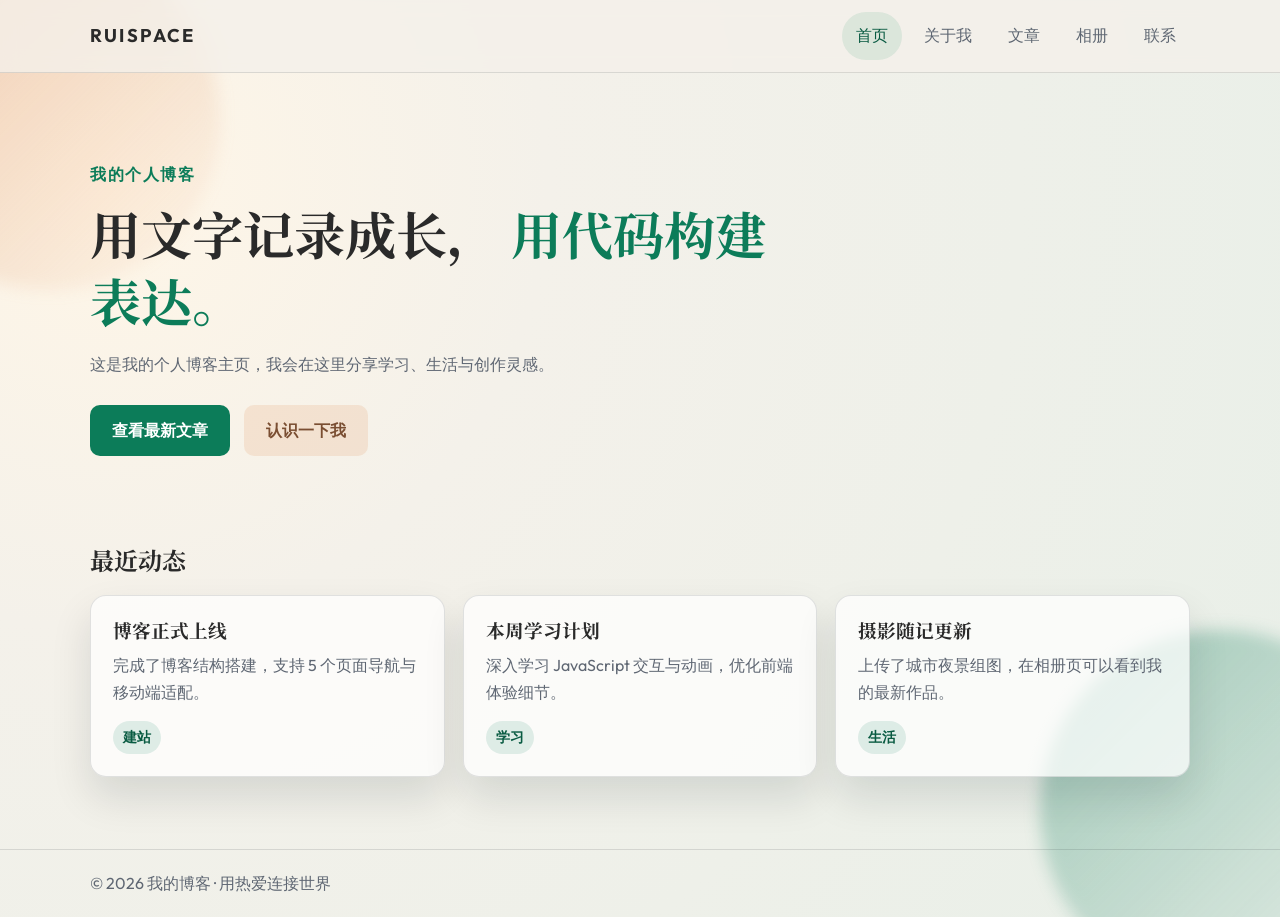
<file: index.html>
<!DOCTYPE html>
<html lang="zh-CN">
<head>
    <meta charset="UTF-8">
    <meta name="viewport" content="width=device-width, initial-scale=1.0">
    <title>我的博客 | 首页</title>
    <link rel="preconnect" href="https://fonts.googleapis.com">
    <link rel="preconnect" href="https://fonts.gstatic.com" crossorigin>
    <link href="https://fonts.googleapis.com/css2?family=Outfit:wght@300;400;500;600;700&family=Noto+Serif+SC:wght@400;500;700&display=swap" rel="stylesheet">
    <link rel="stylesheet" href="css/style.css">
</head>
<body data-page="home">
    <div class="bg-shape bg-shape-1"></div>
    <div class="bg-shape bg-shape-2"></div>

    <header class="site-header">
        <div class="container nav-wrap">
            <a href="HTML.html" class="logo">RUISPACE</a>
            <button class="menu-toggle" aria-label="切换导航菜单">☰</button>
            <nav class="site-nav" id="mainNav">
                <a href="HTML.html" data-nav="home">首页</a>
                <a href="about.html" data-nav="about">关于我</a>
                <a href="posts.html" data-nav="posts">文章</a>
                <a href="gallery.html" data-nav="gallery">相册</a>
                <a href="contact.html" data-nav="contact">联系</a>
            </nav>
        </div>
    </header>

    <main>
        <section class="hero container reveal">
            <p class="eyebrow">我的个人博客</p>
            <h1>用文字记录成长，
                <span>用代码构建表达。</span>
            </h1>
            <p class="lead">这是我的个人博客主页，我会在这里分享学习、生活与创作灵感。</p>
            <div class="hero-actions">
                <a class="btn" href="posts.html">查看最新文章</a>
                <a class="btn btn-ghost" href="about.html">认识一下我</a>
            </div>
        </section>

        <section class="container section reveal">
            <h2>最近动态</h2>
            <div class="grid cards-3">
                <article class="card">
                    <h3>博客正式上线</h3>
                    <p>完成了博客结构搭建，支持 5 个页面导航与移动端适配。</p>
                    <span class="tag">建站</span>
                </article>
                <article class="card">
                    <h3>本周学习计划</h3>
                    <p>深入学习 JavaScript 交互与动画，优化前端体验细节。</p>
                    <span class="tag">学习</span>
                </article>
                <article class="card">
                    <h3>摄影随记更新</h3>
                    <p>上传了城市夜景组图，在相册页可以看到我的最新作品。</p>
                    <span class="tag">生活</span>
                </article>
            </div>
        </section>
    </main>

    <footer class="site-footer">
        <div class="container">
            <p>© <span id="year"></span> 我的博客 · 用热爱连接世界</p>
        </div>
    </footer>

    <script src="js/main.js"></script>
</body>
</html>
</file>
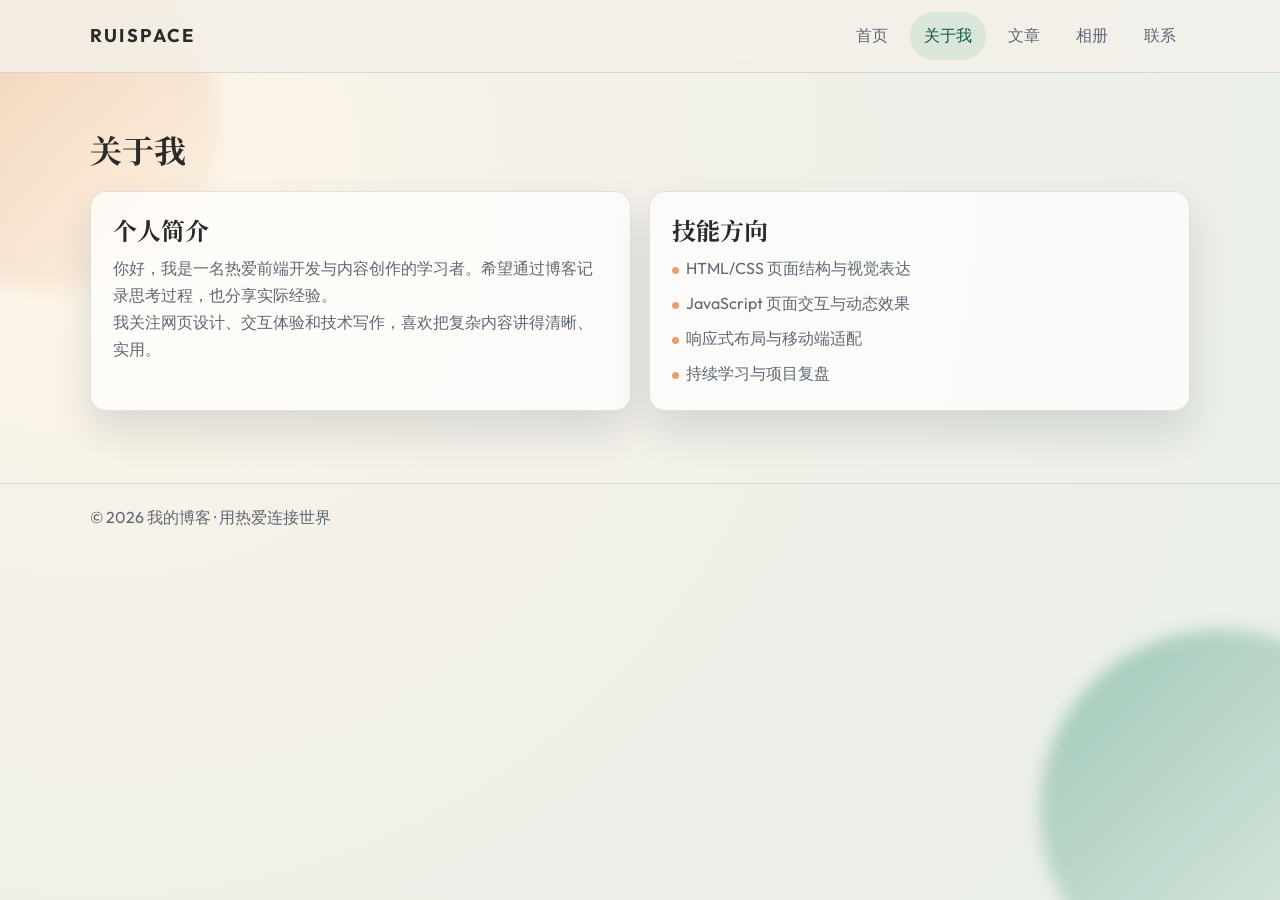
<file: about.html>
<!DOCTYPE html>
<html lang="zh-CN">
<head>
    <meta charset="UTF-8">
    <meta name="viewport" content="width=device-width, initial-scale=1.0">
    <title>我的博客 | 关于我</title>
    <link rel="preconnect" href="https://fonts.googleapis.com">
    <link rel="preconnect" href="https://fonts.gstatic.com" crossorigin>
    <link href="https://fonts.googleapis.com/css2?family=Outfit:wght@300;400;500;600;700&family=Noto+Serif+SC:wght@400;500;700&display=swap" rel="stylesheet">
    <link rel="stylesheet" href="css/style.css">
</head>
<body data-page="about">
    <div class="bg-shape bg-shape-1"></div>
    <div class="bg-shape bg-shape-2"></div>

    <header class="site-header">
        <div class="container nav-wrap">
            <a href="HTML.html" class="logo">RUISPACE</a>
            <button class="menu-toggle" aria-label="切换导航菜单">☰</button>
            <nav class="site-nav" id="mainNav">
                <a href="HTML.html" data-nav="home">首页</a>
                <a href="about.html" data-nav="about">关于我</a>
                <a href="posts.html" data-nav="posts">文章</a>
                <a href="gallery.html" data-nav="gallery">相册</a>
                <a href="contact.html" data-nav="contact">联系</a>
            </nav>
        </div>
    </header>

    <main class="container section reveal">
        <h1>关于我</h1>
        <div class="grid cards-2">
            <article class="card">
                <h2>个人简介</h2>
                <p>你好，我是一名热爱前端开发与内容创作的学习者。希望通过博客记录思考过程，也分享实际经验。</p>
                <p>我关注网页设计、交互体验和技术写作，喜欢把复杂内容讲得清晰、实用。</p>
            </article>
            <article class="card">
                <h2>技能方向</h2>
                <ul class="list">
                    <li>HTML/CSS 页面结构与视觉表达</li>
                    <li>JavaScript 页面交互与动态效果</li>
                    <li>响应式布局与移动端适配</li>
                    <li>持续学习与项目复盘</li>
                </ul>
            </article>
        </div>
    </main>

    <footer class="site-footer">
        <div class="container">
            <p>© <span id="year"></span> 我的博客 · 用热爱连接世界</p>
        </div>
    </footer>

    <script src="js/main.js"></script>
</body>
</html>
</file>
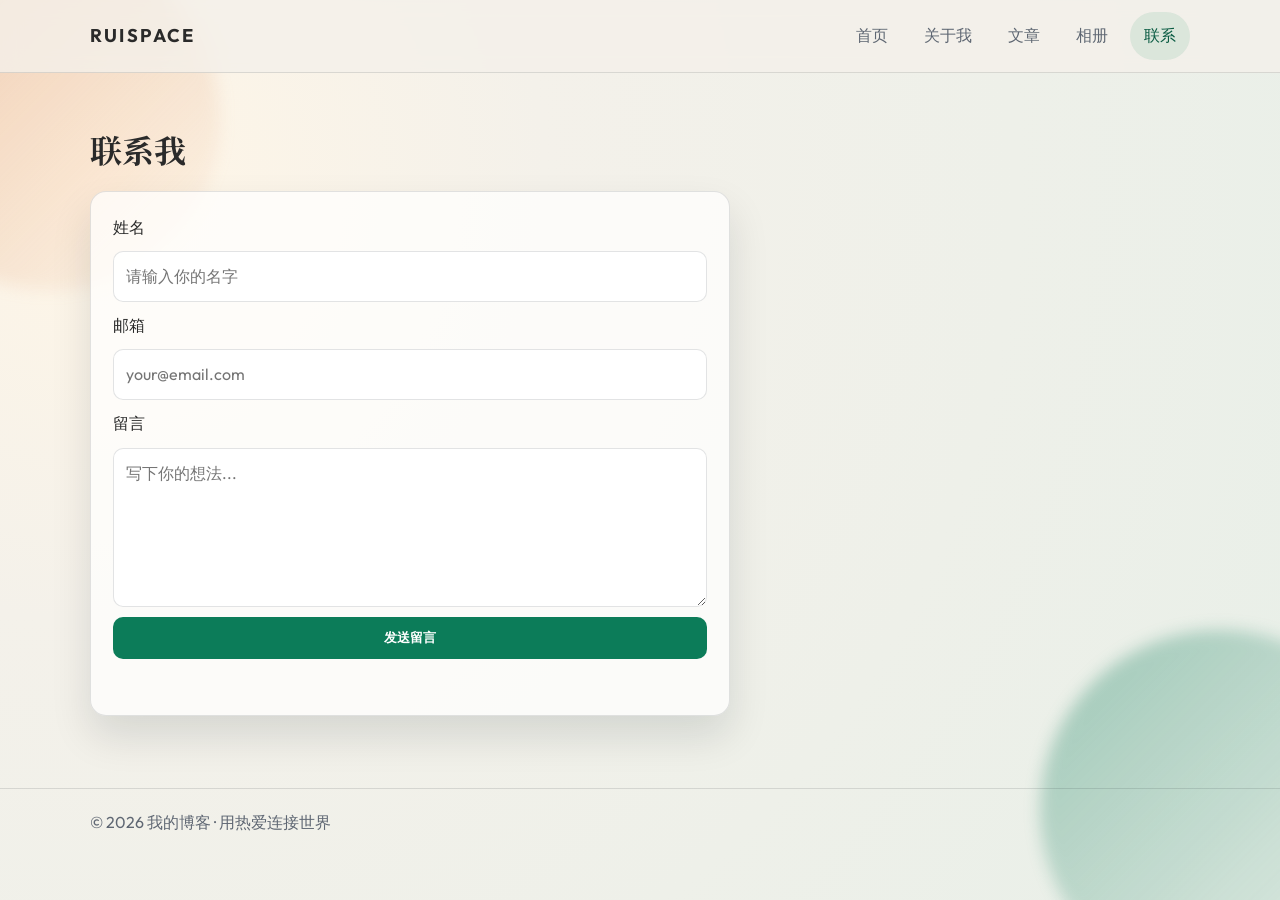
<file: contact.html>
<!DOCTYPE html>
<html lang="zh-CN">
<head>
    <meta charset="UTF-8">
    <meta name="viewport" content="width=device-width, initial-scale=1.0">
    <title>我的博客 | 联系</title>
    <link rel="preconnect" href="https://fonts.googleapis.com">
    <link rel="preconnect" href="https://fonts.gstatic.com" crossorigin>
    <link href="https://fonts.googleapis.com/css2?family=Outfit:wght@300;400;500;600;700&family=Noto+Serif+SC:wght@400;500;700&display=swap" rel="stylesheet">
    <link rel="stylesheet" href="css/style.css">
</head>
<body data-page="contact">
    <div class="bg-shape bg-shape-1"></div>
    <div class="bg-shape bg-shape-2"></div>

    <header class="site-header">
        <div class="container nav-wrap">
            <a href="HTML.html" class="logo">RUISPACE</a>
            <button class="menu-toggle" aria-label="切换导航菜单">☰</button>
            <nav class="site-nav" id="mainNav">
                <a href="HTML.html" data-nav="home">首页</a>
                <a href="about.html" data-nav="about">关于我</a>
                <a href="posts.html" data-nav="posts">文章</a>
                <a href="gallery.html" data-nav="gallery">相册</a>
                <a href="contact.html" data-nav="contact">联系</a>
            </nav>
        </div>
    </header>

    <main class="container section reveal">
        <h1>联系我</h1>
        <form id="contactForm" class="contact-form card">
            <label for="name">姓名</label>
            <input id="name" name="name" type="text" placeholder="请输入你的名字" required>

            <label for="email">邮箱</label>
            <input id="email" name="email" type="email" placeholder="your@email.com" required>

            <label for="message">留言</label>
            <textarea id="message" name="message" rows="5" placeholder="写下你的想法..." required></textarea>

            <button type="submit" class="btn">发送留言</button>
            <p id="formTip" class="form-tip"></p>
        </form>
    </main>

    <footer class="site-footer">
        <div class="container">
            <p>© <span id="year"></span> 我的博客 · 用热爱连接世界</p>
        </div>
    </footer>

    <script src="js/main.js"></script>
</body>
</html>
</file>
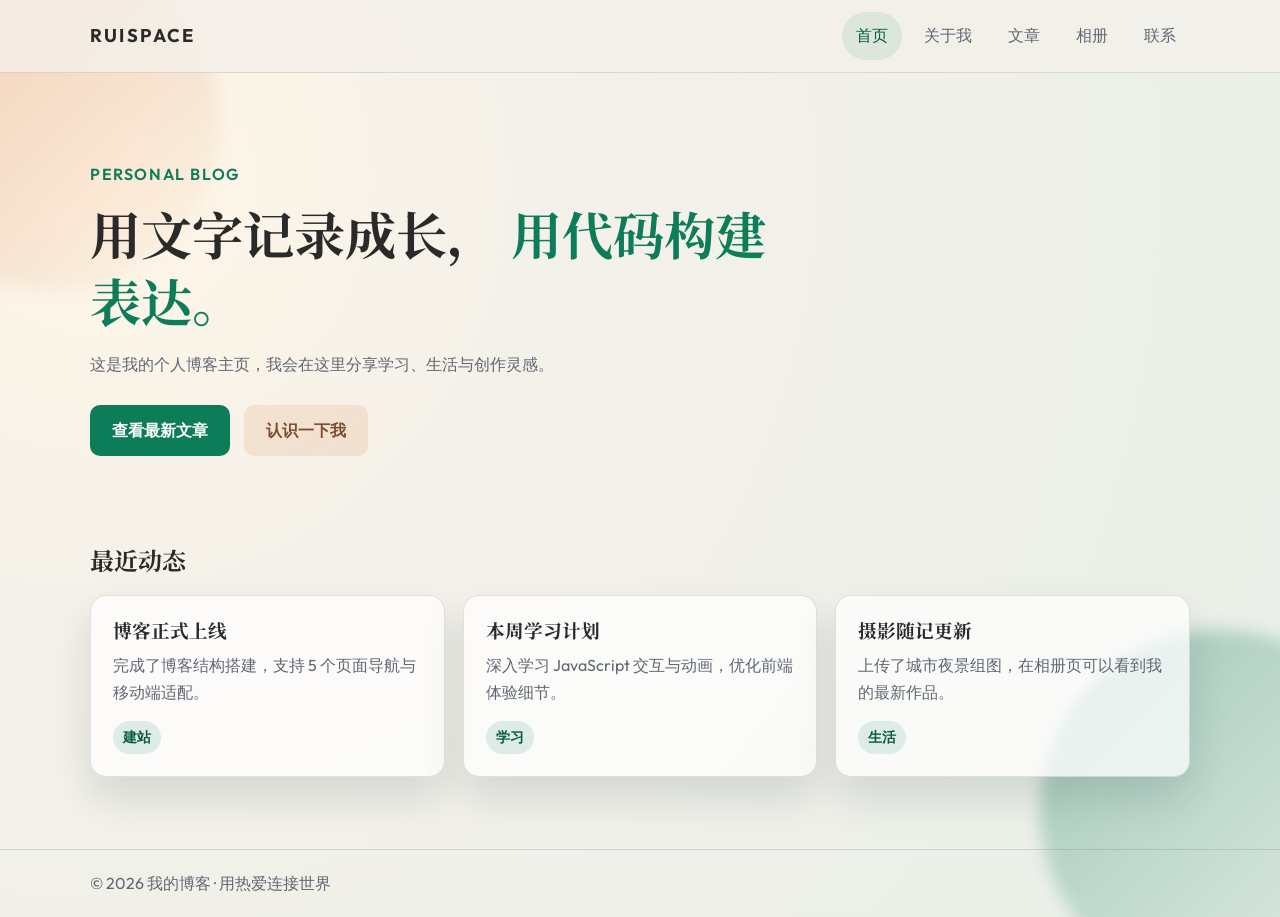
<file: HTML.html>
<!DOCTYPE html>
<html lang="zh-CN">
<head>
    <meta charset="UTF-8">
    <meta name="viewport" content="width=device-width, initial-scale=1.0">
    <title>我的博客 | 首页</title>
    <link rel="preconnect" href="https://fonts.googleapis.com">
    <link rel="preconnect" href="https://fonts.gstatic.com" crossorigin>
    <link href="https://fonts.googleapis.com/css2?family=Outfit:wght@300;400;500;600;700&family=Noto+Serif+SC:wght@400;500;700&display=swap" rel="stylesheet">
    <link rel="stylesheet" href="css/style.css">
</head>
<body data-page="home">
    <div class="bg-shape bg-shape-1"></div>
    <div class="bg-shape bg-shape-2"></div>

    <header class="site-header">
        <div class="container nav-wrap">
            <a href="HTML.html" class="logo">RUISPACE</a>
            <button class="menu-toggle" aria-label="切换导航菜单">☰</button>
            <nav class="site-nav" id="mainNav">
                <a href="HTML.html" data-nav="home">首页</a>
                <a href="about.html" data-nav="about">关于我</a>
                <a href="posts.html" data-nav="posts">文章</a>
                <a href="gallery.html" data-nav="gallery">相册</a>
                <a href="contact.html" data-nav="contact">联系</a>
            </nav>
        </div>
    </header>

    <main>
        <section class="hero container reveal">
            <p class="eyebrow">PERSONAL BLOG</p>
            <h1>用文字记录成长，
                <span>用代码构建表达。</span>
            </h1>
            <p class="lead">这是我的个人博客主页，我会在这里分享学习、生活与创作灵感。</p>
            <div class="hero-actions">
                <a class="btn" href="posts.html">查看最新文章</a>
                <a class="btn btn-ghost" href="about.html">认识一下我</a>
            </div>
        </section>

        <section class="container section reveal">
            <h2>最近动态</h2>
            <div class="grid cards-3">
                <article class="card">
                    <h3>博客正式上线</h3>
                    <p>完成了博客结构搭建，支持 5 个页面导航与移动端适配。</p>
                    <span class="tag">建站</span>
                </article>
                <article class="card">
                    <h3>本周学习计划</h3>
                    <p>深入学习 JavaScript 交互与动画，优化前端体验细节。</p>
                    <span class="tag">学习</span>
                </article>
                <article class="card">
                    <h3>摄影随记更新</h3>
                    <p>上传了城市夜景组图，在相册页可以看到我的最新作品。</p>
                    <span class="tag">生活</span>
                </article>
            </div>
        </section>
    </main>

    <footer class="site-footer">
        <div class="container">
            <p>© <span id="year"></span> 我的博客 · 用热爱连接世界</p>
        </div>
    </footer>

    <script src="js/main.js"></script>
</body>
</html>
</file>
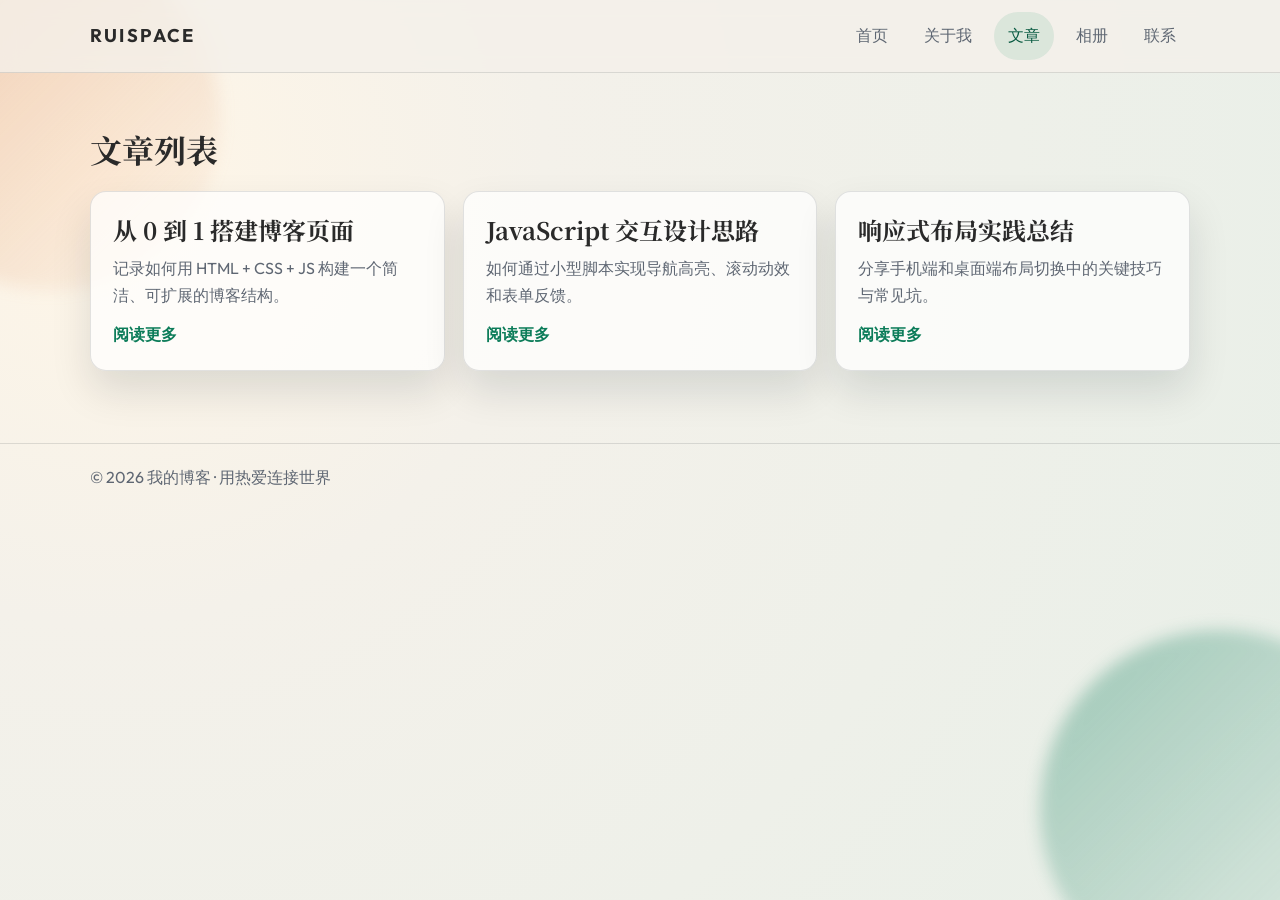
<file: posts.html>
<!DOCTYPE html>
<html lang="zh-CN">
<head>
    <meta charset="UTF-8">
    <meta name="viewport" content="width=device-width, initial-scale=1.0">
    <title>我的博客 | 文章</title>
    <link rel="preconnect" href="https://fonts.googleapis.com">
    <link rel="preconnect" href="https://fonts.gstatic.com" crossorigin>
    <link href="https://fonts.googleapis.com/css2?family=Outfit:wght@300;400;500;600;700&family=Noto+Serif+SC:wght@400;500;700&display=swap" rel="stylesheet">
    <link rel="stylesheet" href="css/style.css">
</head>
<body data-page="posts">
    <div class="bg-shape bg-shape-1"></div>
    <div class="bg-shape bg-shape-2"></div>

    <header class="site-header">
        <div class="container nav-wrap">
            <a href="HTML.html" class="logo">RUISPACE</a>
            <button class="menu-toggle" aria-label="切换导航菜单">☰</button>
            <nav class="site-nav" id="mainNav">
                <a href="HTML.html" data-nav="home">首页</a>
                <a href="about.html" data-nav="about">关于我</a>
                <a href="posts.html" data-nav="posts">文章</a>
                <a href="gallery.html" data-nav="gallery">相册</a>
                <a href="contact.html" data-nav="contact">联系</a>
            </nav>
        </div>
    </header>

    <main class="container section reveal">
        <h1>文章列表</h1>
        <div class="grid cards-3">
            <article class="card">
                <h2>从 0 到 1 搭建博客页面</h2>
                <p>记录如何用 HTML + CSS + JS 构建一个简洁、可扩展的博客结构。</p>
                <a class="text-link" href="#">阅读更多</a>
            </article>
            <article class="card">
                <h2>JavaScript 交互设计思路</h2>
                <p>如何通过小型脚本实现导航高亮、滚动动效和表单反馈。</p>
                <a class="text-link" href="#">阅读更多</a>
            </article>
            <article class="card">
                <h2>响应式布局实践总结</h2>
                <p>分享手机端和桌面端布局切换中的关键技巧与常见坑。</p>
                <a class="text-link" href="#">阅读更多</a>
            </article>
        </div>
    </main>

    <footer class="site-footer">
        <div class="container">
            <p>© <span id="year"></span> 我的博客 · 用热爱连接世界</p>
        </div>
    </footer>

    <script src="js/main.js"></script>
</body>
</html>
</file>
<file: css/style.css>
:root {
    --bg: #f4f1ea;
    --surface: rgba(255, 255, 255, 0.72);
    --text: #2a2a2a;
    --muted: #5f6773;
    --primary: #0c7c59;
    --primary-strong: #095b42;
    --accent: #e59f71;
    --border: rgba(19, 28, 38, 0.12);
    --shadow: 0 20px 40px rgba(12, 28, 32, 0.12);
}

* {
    box-sizing: border-box;
    margin: 0;
    padding: 0;
}

body {
    font-family: "Outfit", sans-serif;
    color: var(--text);
    background: radial-gradient(circle at 8% 20%, #fff6e7 0%, #f4f1ea 32%, #e8efe8 100%);
    min-height: 100vh;
    line-height: 1.7;
    overflow-x: hidden;
}

h1,
h2,
h3 {
    font-family: "Noto Serif SC", serif;
    line-height: 1.3;
}

img {
    width: 100%;
    display: block;
}

a {
    text-decoration: none;
    color: inherit;
}

.container {
    width: min(1100px, 92%);
    margin: 0 auto;
}

.bg-shape {
    position: fixed;
    z-index: -1;
    border-radius: 999px;
    filter: blur(8px);
}

.bg-shape-1 {
    width: 340px;
    height: 340px;
    background: linear-gradient(135deg, rgba(229, 159, 113, 0.5), rgba(229, 159, 113, 0));
    left: -120px;
    top: -50px;
}

.bg-shape-2 {
    width: 360px;
    height: 360px;
    background: linear-gradient(135deg, rgba(12, 124, 89, 0.35), rgba(12, 124, 89, 0));
    right: -120px;
    bottom: -90px;
}

.site-header {
    position: sticky;
    top: 0;
    backdrop-filter: blur(10px);
    background: rgba(244, 241, 234, 0.8);
    border-bottom: 1px solid var(--border);
    z-index: 20;
}

.nav-wrap {
    min-height: 72px;
    display: flex;
    align-items: center;
    justify-content: space-between;
    gap: 16px;
}

.logo {
    font-size: 1.15rem;
    font-weight: 700;
    letter-spacing: 0.12em;
}

.site-nav {
    display: flex;
    align-items: center;
    gap: 8px;
}

.site-nav a {
    padding: 10px 14px;
    border-radius: 999px;
    color: var(--muted);
    font-weight: 500;
    transition: all 0.25s ease;
}

.site-nav a:hover,
.site-nav a.is-active {
    color: var(--primary-strong);
    background: rgba(12, 124, 89, 0.1);
}

.menu-toggle {
    display: none;
    border: 1px solid var(--border);
    background: #fff;
    border-radius: 10px;
    width: 40px;
    height: 40px;
    font-size: 1.1rem;
    cursor: pointer;
}

.hero {
    padding: 88px 0 32px;
}

.eyebrow {
    color: var(--primary);
    font-weight: 600;
    letter-spacing: 0.1em;
    margin-bottom: 12px;
}

.hero h1 {
    font-size: clamp(1.9rem, 5vw, 3.2rem);
    max-width: 680px;
}

.hero h1 span {
    color: var(--primary);
}

.lead {
    margin-top: 18px;
    color: var(--muted);
    max-width: 620px;
}

.hero-actions {
    margin-top: 26px;
    display: flex;
    flex-wrap: wrap;
    gap: 14px;
}

.btn {
    display: inline-block;
    padding: 12px 22px;
    border-radius: 10px;
    background: var(--primary);
    color: #fff;
    border: none;
    font-weight: 600;
    cursor: pointer;
    transition: transform 0.2s ease, background 0.2s ease;
}

.btn:hover {
    background: var(--primary-strong);
    transform: translateY(-2px);
}

.btn-ghost {
    background: rgba(229, 159, 113, 0.2);
    color: #7a4e32;
}

.section {
    padding: 56px 0 72px;
}

.section h1,
.section > h2 {
    margin-bottom: 20px;
}

.grid {
    display: grid;
    gap: 18px;
}

.cards-2 {
    grid-template-columns: repeat(auto-fit, minmax(270px, 1fr));
}

.cards-3 {
    grid-template-columns: repeat(auto-fit, minmax(220px, 1fr));
}

.card {
    border: 1px solid var(--border);
    background: var(--surface);
    border-radius: 16px;
    padding: 22px;
    box-shadow: var(--shadow);
}

.card h3,
.card h2 {
    margin-bottom: 10px;
}

.card p {
    color: var(--muted);
}

.tag {
    display: inline-block;
    margin-top: 14px;
    padding: 5px 10px;
    border-radius: 999px;
    background: rgba(12, 124, 89, 0.12);
    color: var(--primary-strong);
    font-size: 0.85rem;
    font-weight: 600;
}

.list {
    list-style: none;
    display: grid;
    gap: 8px;
}

.list li {
    color: var(--muted);
    padding-left: 14px;
    position: relative;
}

.list li::before {
    content: "";
    position: absolute;
    left: 0;
    top: 12px;
    width: 7px;
    height: 7px;
    border-radius: 50%;
    background: var(--accent);
}

.text-link {
    margin-top: 12px;
    display: inline-block;
    color: var(--primary);
    font-weight: 600;
}

.gallery-grid {
    display: grid;
    grid-template-columns: repeat(auto-fit, minmax(180px, 1fr));
    gap: 14px;
}

.photo-card {
    background: var(--surface);
    border: 1px solid var(--border);
    border-radius: 14px;
    overflow: hidden;
    box-shadow: var(--shadow);
}

.photo-card img {
    aspect-ratio: 4 / 3;
    object-fit: cover;
}

.photo-card figcaption {
    padding: 10px 12px;
    color: var(--muted);
    font-size: 0.92rem;
}

.tip {
    margin-top: 16px;
    color: var(--muted);
}

.contact-form {
    width: min(640px, 100%);
    display: grid;
    gap: 10px;
}

.contact-form input,
.contact-form textarea {
    width: 100%;
    border: 1px solid var(--border);
    border-radius: 10px;
    padding: 11px 12px;
    font: inherit;
    background: rgba(255, 255, 255, 0.9);
}

.contact-form input:focus,
.contact-form textarea:focus {
    outline: 2px solid rgba(12, 124, 89, 0.2);
    border-color: var(--primary);
}

.form-tip {
    font-size: 0.92rem;
    color: var(--primary-strong);
    min-height: 24px;
}

.site-footer {
    border-top: 1px solid var(--border);
    padding: 20px 0;
    color: var(--muted);
}

.reveal {
    opacity: 0;
    transform: translateY(20px);
    animation: riseIn 0.7s ease forwards;
}

@keyframes riseIn {
    to {
        opacity: 1;
        transform: translateY(0);
    }
}

@media (max-width: 820px) {
    .menu-toggle {
        display: inline-flex;
        align-items: center;
        justify-content: center;
    }

    .site-nav {
        position: absolute;
        left: 4%;
        right: 4%;
        top: 72px;
        border: 1px solid var(--border);
        background: rgba(255, 255, 255, 0.95);
        border-radius: 14px;
        box-shadow: var(--shadow);
        padding: 8px;
        display: none;
        flex-direction: column;
        align-items: stretch;
    }

    .site-nav.is-open {
        display: flex;
    }

    .site-nav a {
        text-align: center;
    }
}
</file>
